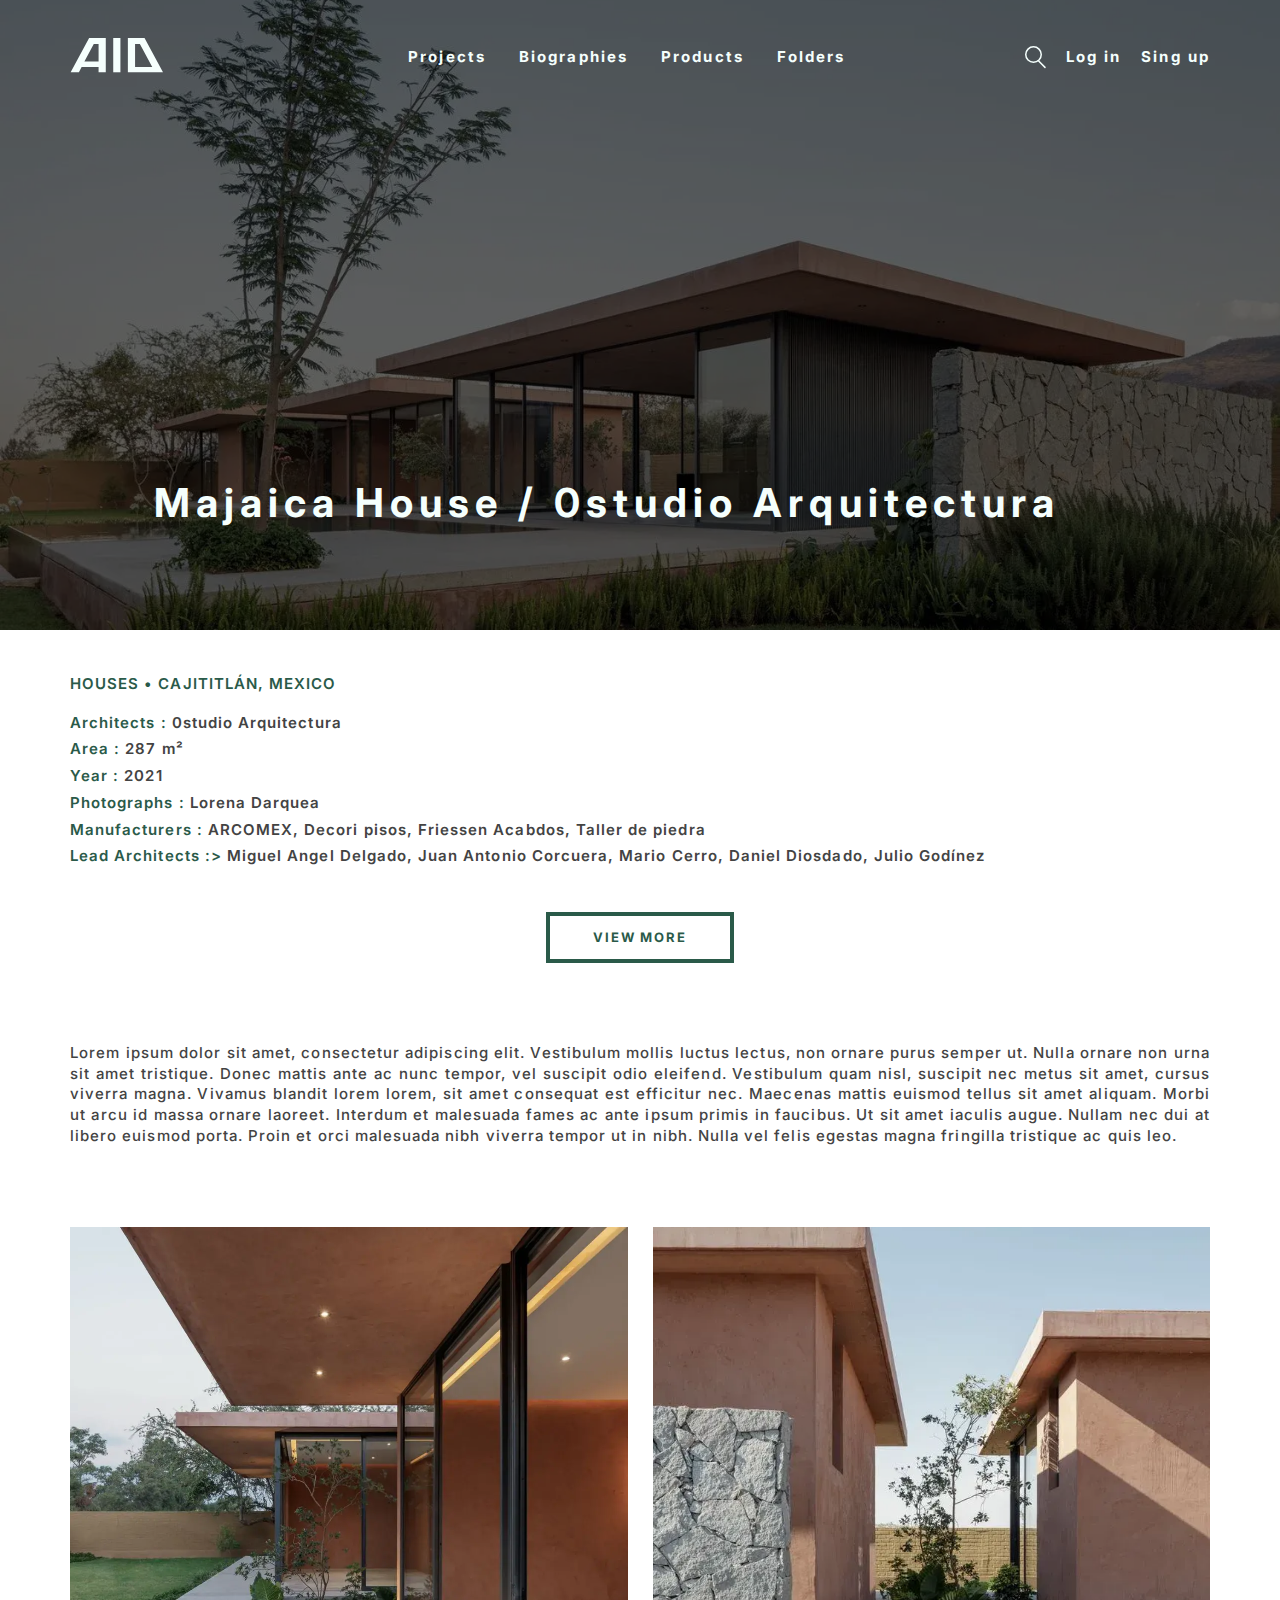
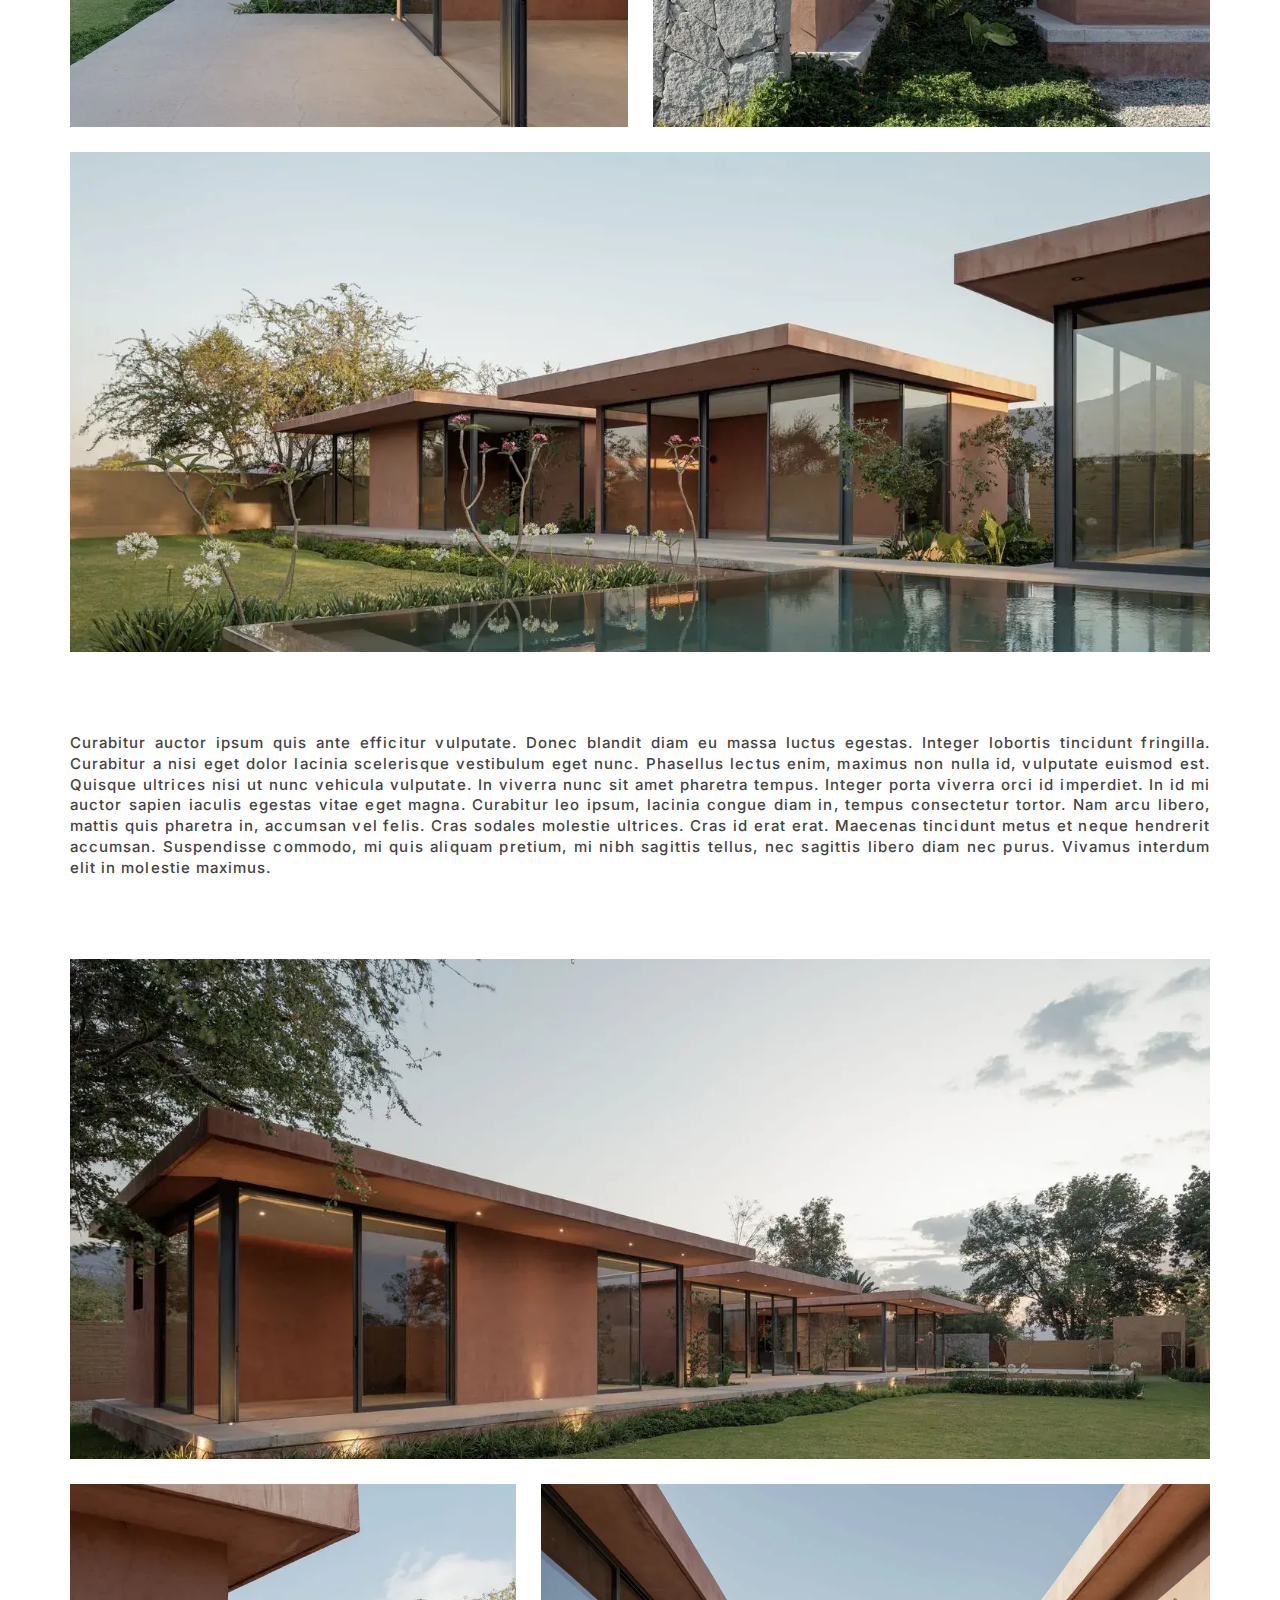
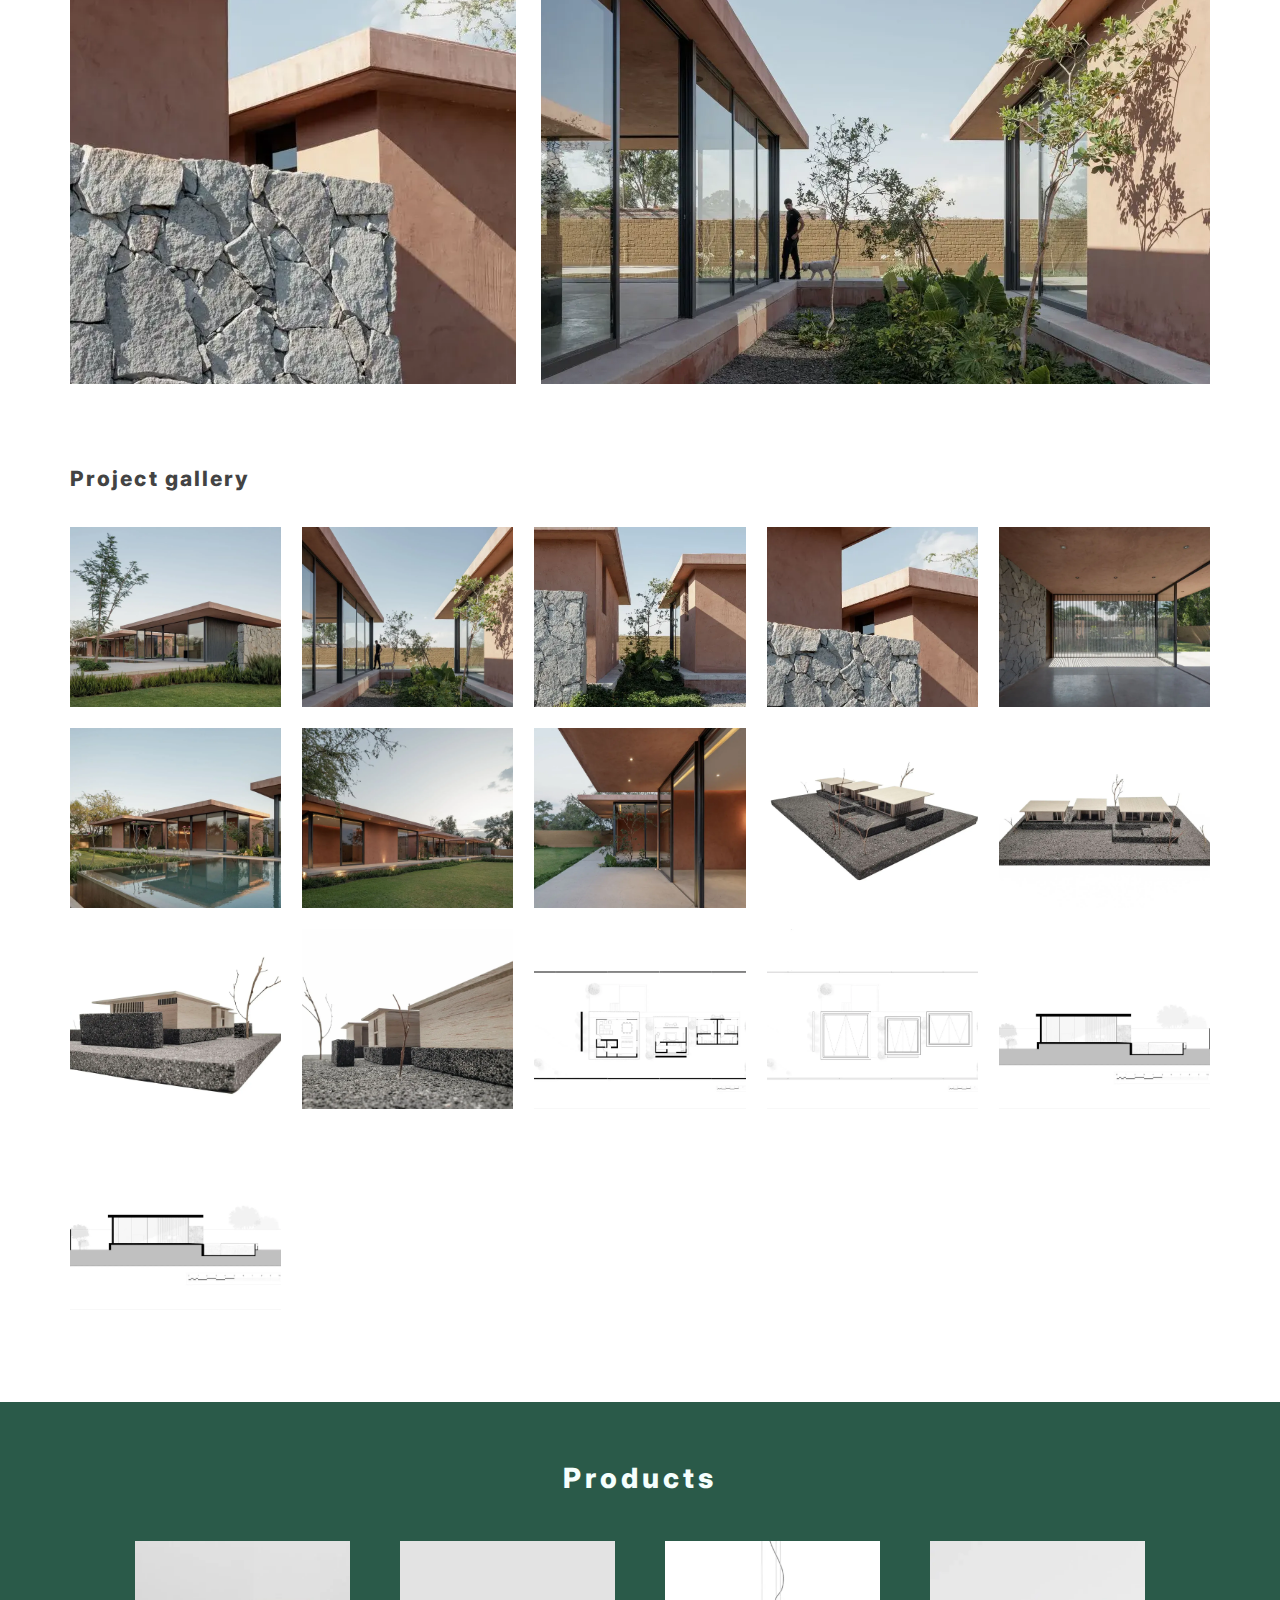
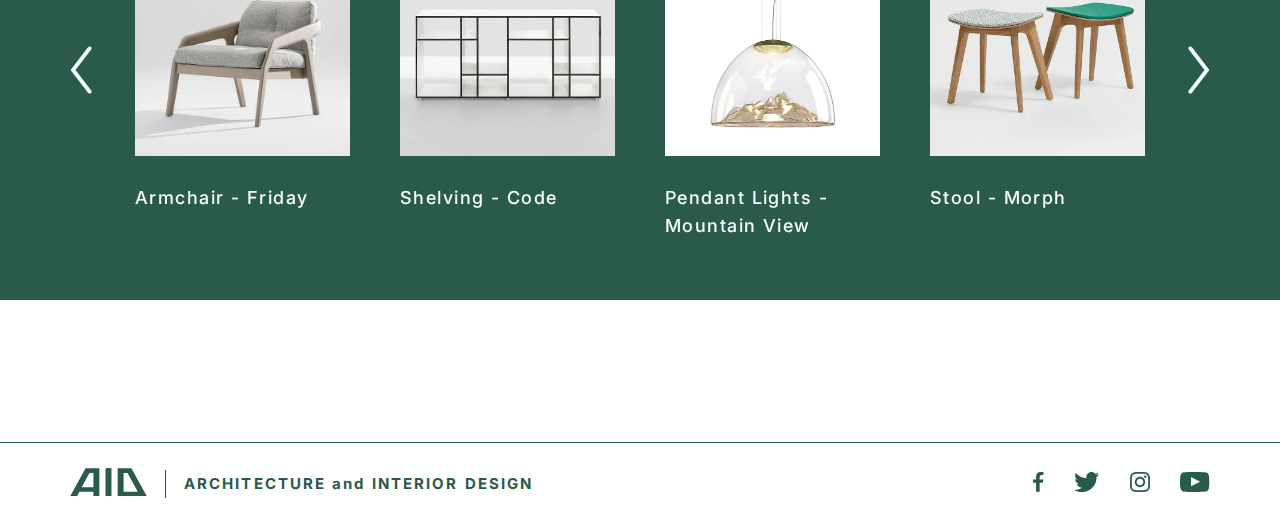
<file: description.html>
<!DOCTYPE html>
<html lang="en">

<head>
    <meta charset="UTF-8">
    <meta http-equiv="X-UA-Compatible" content="IE=edge">
    <meta name="viewport" content="width=device-width, initial-scale=1.0">
    <link href="https://fonts.googleapis.com/css2?family=Inter:wght@500;600;700;800;900&display=swap" rel="stylesheet">
    <link rel="stylesheet" href="https://unicons.iconscout.com/release/v4.0.0/css/line.css">
    <link rel="stylesheet" href="style/main.css">
    <link rel="stylesheet" href="style/slider.css">
    <link rel="stylesheet" href="style/description.css">
    <title>Majaica House / 0studio Arquitectura | AID</title>
</head>

<body>
    <header class="header js-header">
        <div class="header__wrapper">
            <div class="container">
                <div class="header__inner">
                    <a href="index.html" class="header__logo">
                        <img src="img/logo/header-logo.svg" alt="Logo">
                    </a>

                    <nav class="nav">
                        <a href="projects.html" class="nav__link link">Projects</a>
                        <a href="error.html" class="nav__link link">Biographies</a>
                        <a href="error.html" class="nav__link link">Products</a>
                        <a href="error.html" class="nav__link link">Folders</a>
                    </nav>

                    <div class="search-form">
                        <form class="search-form__container" action="#">
                            <img class="search__image" src="img/logo/search.svg" alt="Search">
                            <input class="search-form__input" type="text" placeholder="Search ...">
                            <img class="search__close" src="img/logo/close.svg" alt="Close">
                        </form>
                    </div>

                    <nav class="nav-second">
                        <img class="search__image search__btn image__hide-show" src="img/logo/search.svg" alt="Search">
                        <span class="nav__link link-login">Log in</span>
                        <span class="nav__link link-login">Sing up</span>
                        <div class="submenu">
                            <div class="submenu__burger">
                                <span></span>
                            </div>
                            <nav class="submenu-nav">
                                <a href="projects.html" class="submenu-nav__link">Projects</a>
                                <a href="error.html" class="submenu-nav__link">Biographies</a>
                                <a href="error.html" class="submenu-nav__link">Products</a>
                                <a href="error.html" class="submenu-nav__link">Folders</a>
                                <span class="submenu-nav__link link-login">Log in</span>
                                <span class="submenu-nav__link link-login">Sing up</span>
                            </nav>
                        </div>
                    </nav>
                </div>
            </div>
        </div>
    </header>

    <section class="login">
        <div class="login__wrapper">
            <div class="login__container">
                <div class="login__inner">
                    <img class="login__close" src="img/logo/dark-close.svg" alt="Close">
                    <img class="login__logo" src="img/logo/footer-logo.svg" alt="Logo">
                    <div class="form login__form">
                        <h3 class="form__title">Join AID!</h3>
                        <form class="form__inner" action="#" autofocus>
                            <div class="form__field">
                                <label class="field__name" for="email">Email</label>
                                <input class="field__input" id="email" type="email" placeholder="Enter your email"
                                    required>
                            </div>
                            <div class="form__field">
                                <label class="field__name" for="password">Password</label>
                                <div class="field__item">
                                    <input class="field__input password" id="password" type="password"
                                        placeholder="Enter your password" required>
                                    <i class="field__icon uil uil-eye-slash showHidePw"></i>
                                </div>
                            </div>
                            <input class="form__btn" type="submit" value="LOG IN">
                        </form>

                        <div class="login__alternative">
                            <div class="login__line"></div>
                            <span>OR</span>
                            <div class="login__line"></div>
                        </div>

                        <a href="error.html">
                            <div class="login__btn">Continue with Google</div>
                        </a>
                        <a href="error.html">
                            <div class="login__btn">Continue with Facebook</div>
                        </a>
                        <a href="error.html" class="login__question">Not registered yet? Join</a>
                    </div>
                </div>
            </div>
        </div>
    </section>

    <section class="background js-start">
        <div class="background__image">
            <img src="img/info/info1.webp" alt="Majaica House / 0studio Arquitectura">
        </div>
        <h1 class="background__title">
            Majaica House / 0studio Arquitectura
        </h1>
    </section>

    <section class="parameter">
        <div class="container">
            <div class="parameter__inner">
                <h2 class="parameter__tiltle"> HOUSES • CAJITITLÁN, MEXICO </h2>
                <div class="parameter__content">
                    <p><span>Architects :</span> 0studio Arquitectura</p>
                    <p><span>Area :</span> 287 m²</p>
                    <p><span>Year :</span> 2021</p>
                    <p><span>Photographs :</span> Lorena Darquea</p>
                    <p><span>Manufacturers :</span> ARCOMEX, Decori pisos, Friessen Acabdos, Taller de piedra</p>
                    <p><span>Lead Architects :></span> Miguel Angel Delgado, Juan Antonio Corcuera, Mario Cerro, Daniel
                        Diosdado, Julio Godínez</p>
                </div>
                <div class="parameter__btn">
                    <div class="btn ">VIEW MORE</div>
                </div>
            </div>
        </div>
    </section>

    <section class="info">
        <div class="container container--padding">
            <div class="info__inner">
                <p class="info__text">Lorem ipsum dolor sit amet, consectetur adipiscing elit. Vestibulum mollis luctus
                    lectus, non ornare purus semper ut. Nulla ornare non urna sit amet tristique. Donec mattis ante ac
                    nunc tempor, vel suscipit odio eleifend. Vestibulum quam nisl, suscipit nec metus sit amet, cursus
                    viverra magna. Vivamus blandit lorem lorem, sit amet consequat est efficitur nec. Maecenas mattis
                    euismod tellus sit amet aliquam. Morbi ut arcu id massa ornare laoreet. Interdum et malesuada fames
                    ac ante ipsum primis in faucibus. Ut sit amet iaculis augue. Nullam nec dui at libero euismod porta.
                    Proin et orci malesuada nibh viverra tempor ut in nibh. Nulla vel felis egestas magna fringilla
                    tristique ac quis leo.</p>
                <div class="info__item-first">
                    <img class="item-first__image" data-index="8" src="img/decsription/description8.webp" alt="Majaica House-8">
                    <img class="item-first__image" data-index="3" src="img/decsription/description3.webp" alt="Majaica House-3">
                    <img class="item-first__image" data-index="6" src="img/decsription/description6.webp" alt="Majaica House-6">
                </div>
                <p class="info__text">Curabitur auctor ipsum quis ante efficitur vulputate. Donec blandit diam eu massa
                    luctus egestas. Integer lobortis tincidunt fringilla. Curabitur a nisi eget dolor lacinia
                    scelerisque vestibulum eget nunc. Phasellus lectus enim, maximus non nulla id, vulputate euismod
                    est. Quisque ultrices nisi ut nunc vehicula vulputate. In viverra nunc sit amet pharetra tempus.
                    Integer porta viverra orci id imperdiet. In id mi auctor sapien iaculis egestas vitae eget magna.
                    Curabitur leo ipsum, lacinia congue diam in, tempus consectetur tortor. Nam arcu libero, mattis quis
                    pharetra in, accumsan vel felis. Cras sodales molestie ultrices. Cras id erat erat. Maecenas
                    tincidunt metus et neque hendrerit accumsan. Suspendisse commodo, mi quis aliquam pretium, mi nibh
                    sagittis tellus, nec sagittis libero diam nec purus. Vivamus interdum elit in molestie maximus.</p>
                <div class="info__item-second">
                    <img class="item-second__image" data-index="7" src="img/decsription/description7.webp" alt="Majaica House-7">
                    <img class="item-second__image" data-index="4" src="img/decsription/description4.webp" alt="Majaica House-4">
                    <img class="item-second__image" data-index="2" src="img/decsription/description2.webp" alt="Majaica House-2">
                </div>
                <div class="info__gallery">
                    <h3>Project gallery</h3>
                    <div class="gallery__container ">
                        <div class="gallery__item" data-index="1">
                            <img src="img/info/info1.webp" alt="Majaica House / 0studio Arquitectura">
                        </div>
                        <div class="gallery__item" data-index="2">
                            <img src="img/decsription/description2.webp" alt="Majaica House-2">
                        </div>
                        <div class="gallery__item" data-index="3">
                            <img src="img/decsription/description3.webp" alt="Majaica House-3">
                        </div>
                        <div class="gallery__item" data-index="4">
                            <img src="img/decsription/description4.webp" alt="Majaica House-4">
                        </div>
                        <div class="gallery__item" data-index="5">
                            <img src="img/decsription/description5.webp" alt="Majaica House-5">
                        </div>
                        <div class="gallery__item" data-index="6">
                            <img src="img/decsription/description6.webp" alt="Majaica House-6">
                        </div>
                        <div class="gallery__item" data-index="7">
                            <img src="img/decsription/description7.webp" alt="Majaica House-7">
                        </div>
                        <div class="gallery__item" data-index="8">
                            <img src="img/decsription/description8.webp" alt="Majaica House-8">
                        </div>
                        <div class="gallery__item" data-index="9">
                            <img src="img/decsription/description9.webp" alt="Majaica House-9">
                        </div>
                        <div class="gallery__item" data-index="10">
                            <img src="img/decsription/description10.webp" alt="Majaica House-10">
                        </div>
                        <div class="gallery__item" data-index="11">
                            <img src="img/decsription/description11.webp" alt="Majaica House-11">
                        </div>
                        <div class="gallery__item" data-index="12">
                            <img src="img/decsription/description12.webp" alt="Majaica House-12">
                        </div>
                        <div class="gallery__item" data-index="13">
                            <img src="img/decsription/description13.webp" alt="Majaica House-13">
                        </div>
                        <div class="gallery__item" data-index="14">
                            <img src="img/decsription/description14.webp" alt="Majaica House-14">
                        </div>
                        <div class="gallery__item" data-index="15">
                            <img src="img/decsription/description15.webp" alt="Majaica House-15">
                        </div>
                        <div class="gallery__item" data-index="16">
                            <img src="img/decsription/description15.webp" alt="Majaica House-16">
                        </div>
                    </div>
                </div>
            </div>
        </div>
    </section>

    

    <section class="products-slider">
        <h3 class="products-slider__title">Products</h3>
        <div class="slider">
            <div class="slider__item">
                <a href="projects.html" class="products-slider__content">
                    <div class="products-slider__picture">
                        <img src="img/products/scroll-product1.webp" alt="Armchair - Friday">
                    </div>
                    <div class="products-slider__subtitle"> Armchair - Friday</div>
                </a>
            </div>
            <div class="slider__item">
                <a href="projects.html" class="products-slider__content">
                    <div class="products-slider__picture">
                        <img src="img/products/scroll-product2.webp" alt="Shelving - Code">
                    </div>
                    <div class="products-slider__subtitle"> Shelving - Code</div>
                </a>
            </div>
            <div class="slider__item">
                <a href="projects.html" class="products-slider__content">
                    <div class="products-slider__picture">
                        <img src="img/products/scroll-product3.webp" alt="Pendant Lights - Mountain View">
                    </div>
                    <div class="products-slider__subtitle"> Pendant Lights - Mountain View</div>
                </a>
            </div>
            <div class="slider__item">
                <a href="projects.html" class="products-slider__content">
                    <div class="products-slider__picture">
                        <img src="img/products/scroll-product4.webp" alt="Stool - Morph">
                    </div>
                    <div class="products-slider__subtitle"> Stool - Morph</div>
                </a>
            </div>
            <div class="slider__item">
                <div class="products-slider__content">
                    <div class="products-slider__picture">
                        <img src="img/products/scroll-product5.webp" alt="Outdoor Coffee Table - Tobi-Ishi">
                    </div>
                    <div class="products-slider__subtitle"> Outdoor Coffee Table - Tobi-Ishi </div>
                </div>
            </div>
            <div class="slider__item">
                <a href="projects.html" class="products-slider__content">
                    <div class="products-slider__picture">
                        <img src="img/products/scroll-product6.webp" alt="Pendant Lights - Aura Sospensione">
                    </div>
                    <div class="products-slider__subtitle"> Pendant Lights - Aura Sospensione </div>
                </a>
            </div>
            <div class="slider__item">
                <a href="projects.html" class="products-slider__content">
                    <div class="products-slider__picture">
                        <img src="img/products/scroll-product7.webp" alt="Footrest - Friday Pouf">
                    </div>
                    <div class="products-slider__subtitle"> Footrest - Friday Pouf </div>
                </a>
            </div>
            <div class="slider__item">
                <a href="projects.html" class="products-slider__content">
                    <div class="products-slider__picture">
                        <img src="img/products/scroll-product8.webp" alt="Night Table - Nightstand">
                    </div>
                    <div class="products-slider__subtitle"> Night Table - Nightstand </div>
                </a>
            </div>
        </div>
    </section>
    

    <footer class="footer">
        <div class="container">
            <div class="footer__inner">
                <div class="footer__logo-name">
                    <a href="#" class="footer__logo">
                        <img src="img/logo/footer-logo.svg" alt="">
                    </a>
                    <div class="footer__line"></div>
                    <p class="footer__title">
                        ARCHITECTURE and INTERIOR DESIGN
                    </p>
                </div>

                <div class="footer__contacts">
                    <a href="#" class="contact">
                        <img src="img/logo/facebook.svg" alt="Facebook">
                    </a>
                    <a href="#" class="contact">
                        <img src="img/logo/twitter.svg" alt="Twitter">
                    </a>
                    <a href="#" class="contact">
                        <img src="img/logo/instagram.svg" alt="Instagram">
                    </a>
                    <a href="#" class="contact">
                        <img src="img/logo/youtube.svg" alt="Youtube">
                    </a>
                </div>
            </div>
        </div>
    </footer>


    <script src="https://code.jquery.com/jquery-3.6.1.min.js"></script>
    <script src="js/slick.min.js"></script>
    <script src="js/script.js"></script>
</body>

</html>
</file>
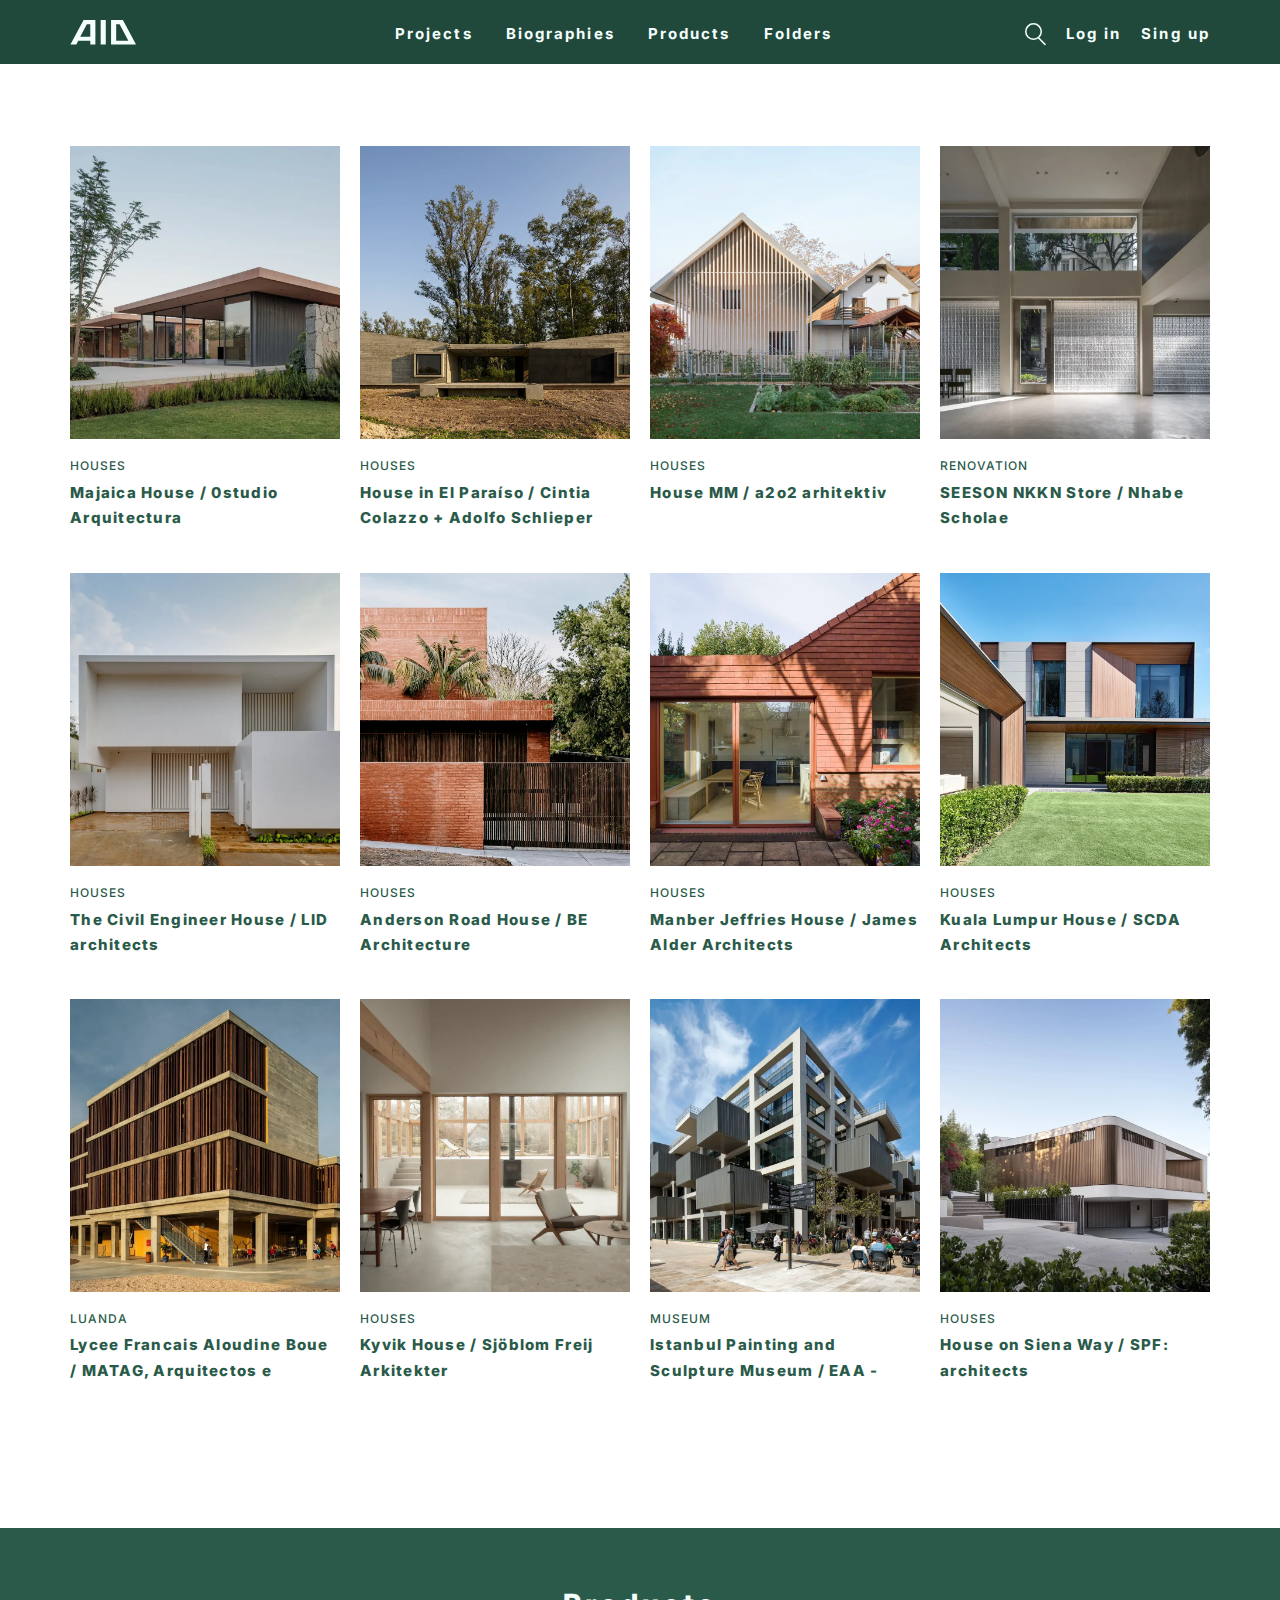
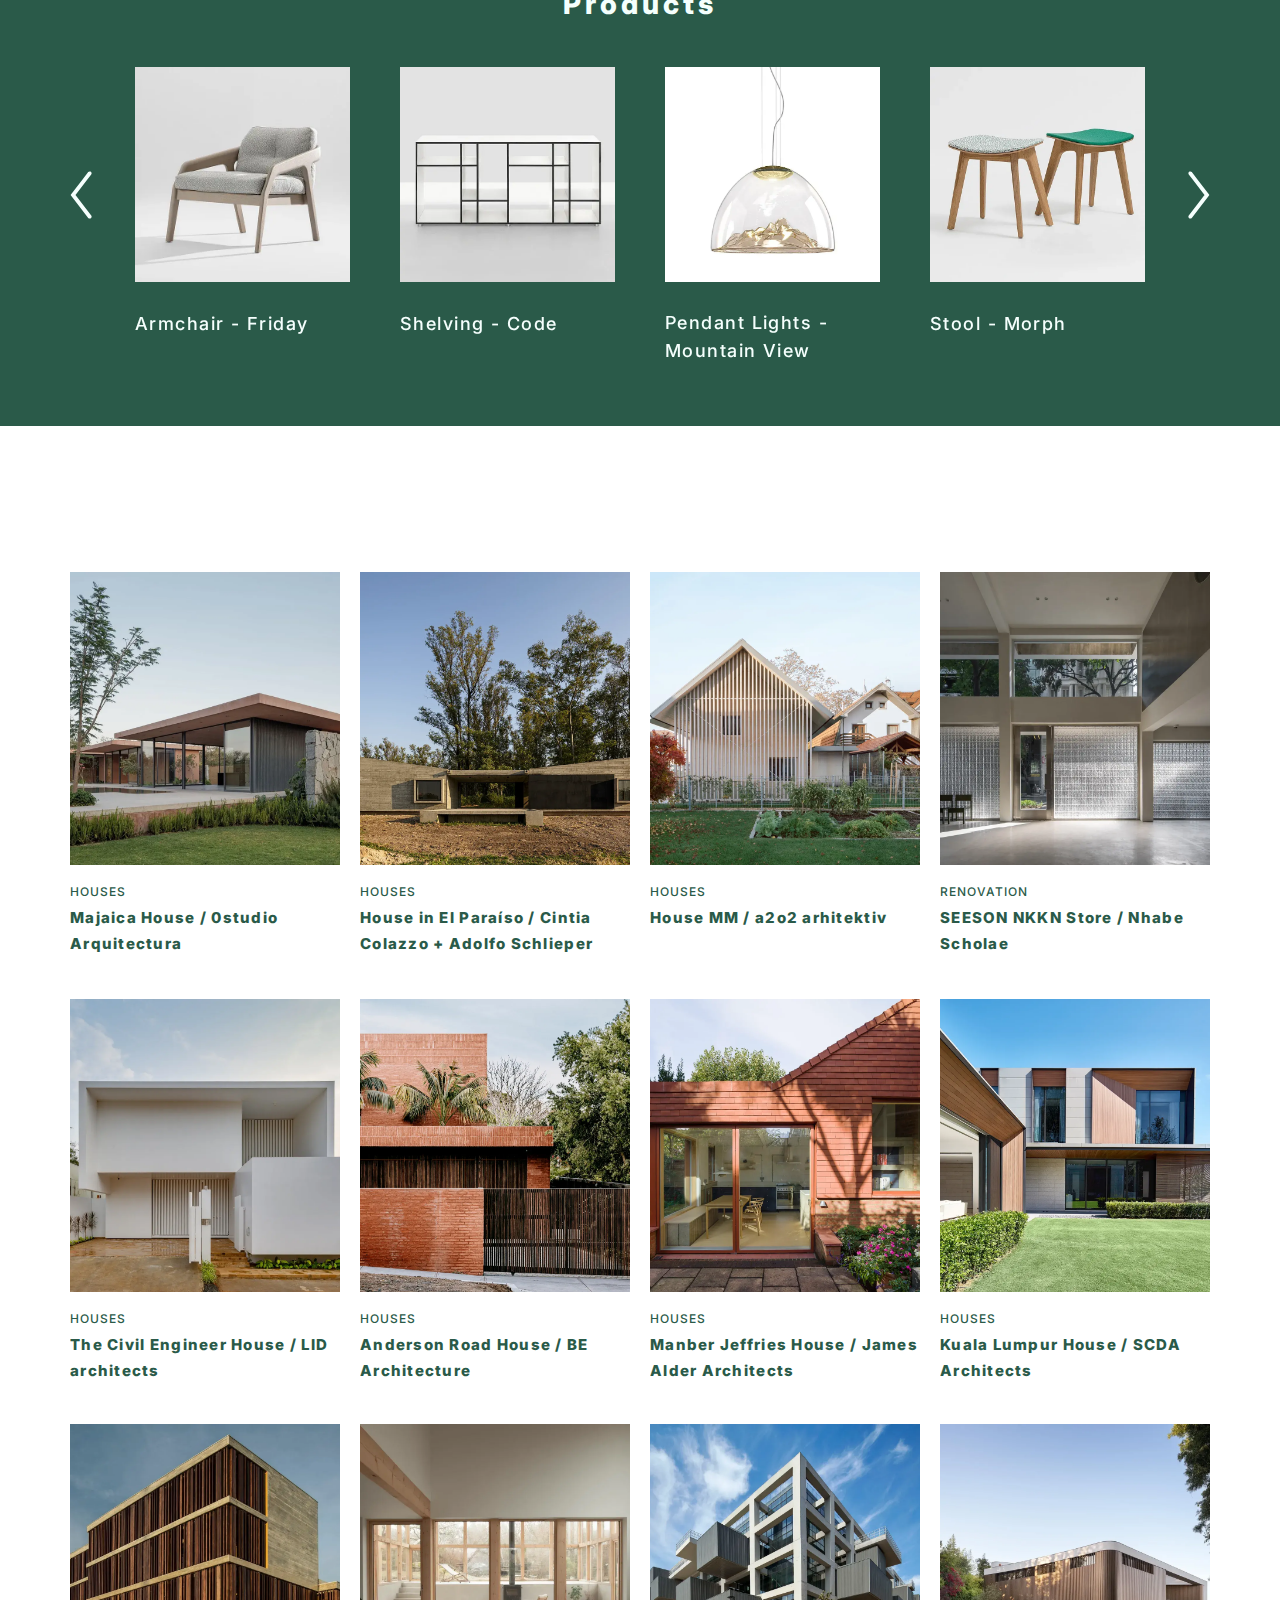
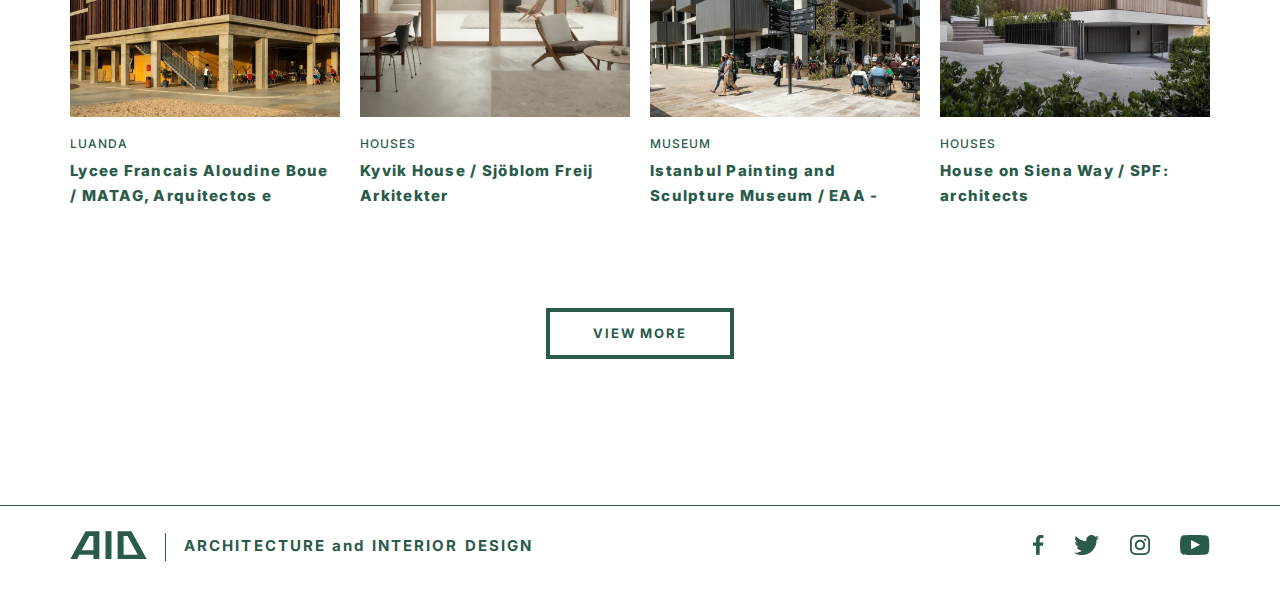
<file: projects.html>
<!DOCTYPE html>
<html lang="en">

<head>
    <meta charset="UTF-8">
    <meta http-equiv="X-UA-Compatible" content="IE=edge">
    <meta name="viewport" content="width=device-width, initial-scale=1.0">
    <link href="https://fonts.googleapis.com/css2?family=Inter:wght@500;700;800;900&display=swap" rel="stylesheet">
    <link rel="stylesheet" href="https://unicons.iconscout.com/release/v4.0.0/css/line.css">
    <link rel="stylesheet" href="style/main.css">
    <link rel="stylesheet" href="style/slider.css">
    <link rel="stylesheet" href="style/projects.css">
    <title>Architecture Projects | AID</title>
</head>

<body>
    <header class="header js-header">
        <div class="header__wrapper">
            <div class="container">
                <div class="header__inner">
                    <a href="index.html" class="header__logo">
                        <img src="img/logo/header-logo.svg" alt="Logo">
                    </a>

                    <nav class="nav">
                        <a href="projects.html" class="nav__link link">Projects</a>
                        <a href="error.html" class="nav__link link">Biographies</a>
                        <a href="error.html" class="nav__link link">Products</a>
                        <a href="error.html" class="nav__link link">Folders</a>
                    </nav>

                    <div class="search-form">
                        <form class="search-form__container" action="#">
                            <img class="search__image" src="img/logo/search.svg" alt="Search">
                            <input class="search-form__input" type="text" placeholder="Search ...">
                            <img class="search__close" src="img/logo/close.svg" alt="Close">
                        </form>
                    </div>

                    <nav class="nav-second">
                        <img class="search__image search__btn image__hide-show" src="img/logo/search.svg" alt="Search">
                        <span class="nav__link link-login">Log in</span>
                        <span class="nav__link link-login">Sing up</span>
                        <div class="submenu">
                            <div class="submenu__burger">
                                <span></span>
                            </div>
                            <nav class="submenu-nav">
                                <a href="projects.html" class="submenu-nav__link">Projects</a>
                                <a href="error.html" class="submenu-nav__link">Biographies</a>
                                <a href="error.html" class="submenu-nav__link">Products</a>
                                <a href="error.html" class="submenu-nav__link">Folders</a>
                                <span class="submenu-nav__link link-login">Log in</span>
                                <span class="submenu-nav__link link-login">Sing up</span>
                            </nav>
                        </div>
                    </nav>
                </div>
            </div>
        </div>
    </header>

    <section class="login">
        <div class="login__wrapper">
            <div class="login__container">
                <div class="login__inner">
                    <img class="login__close" src="img/logo/dark-close.svg" alt="Search">
                    <img class="login__logo" src="img/logo/footer-logo.svg" alt="Logo">
                    <div class="form login__form">
                        <h3 class="form__title">Join AID!</h3>
                        <form class="form__inner" action="#" autofocus>
                            <div class="form__field">
                                <label class="field__name" for="email">Email</label>
                                <input class="field__input" id="email" type="email" placeholder="Enter your email"
                                    required>
                            </div>
                            <div class="form__field">
                                <label class="field__name" for="password">Password</label>
                                <div class="field__item">
                                    <input class="field__input password" id="password" type="password"
                                        placeholder="Enter your password" required>
                                    <i class="field__icon uil uil-eye-slash showHidePw"></i>
                                </div>
                            </div>
                            <input class="form__btn" type="submit" value="LOG IN">
                        </form>

                        <div class="login__alternative">
                            <div class="login__line"></div>
                            <span>OR</span>
                            <div class="login__line"></div>
                        </div>

                        <a href="error.html">
                            <div class="login__btn">Continue with Google</div>
                        </a>
                        <a href="error.html">
                            <div class="login__btn">Continue with Facebook</div>
                        </a>
                        <a href="error.html" class="login__question">Not registered yet? Join</a>
                    </div>
                </div>
            </div>
        </div>
    </section>

    <section class="info js-start">
        <div class="container">
            <div class="info__inner">
                <a href="description.html" class="item-card">
                    <div class="item-card__picture">
                        <img class="picture" src="img/info/info1.webp" alt="Majaica House / 0studio Arquitectura">
                    </div>
                    <div class="item-card__content">
                        <span class="item-card__category">HOUSES</span>
                        <h2 class="item-card__title"> Majaica House / 0studio Arquitectura </h2>
                    </div>
                </a>
                <a href="description.html" class="item-card">
                    <div class="item-card__picture">
                        <img class="picture" src="img/info/info2.webp"
                            alt="House in El Paraíso / Cintia Colazzo + Adolfo Schlieper Arquitectos">
                    </div>
                    <div class="item-card__content">
                        <span class="item-card__category">HOUSES</span>
                        <h2 class="item-card__title"> House in El Paraíso / Cintia Colazzo + Adolfo Schlieper
                            Arquitectos </h2>
                    </div>
                </a>
                <a href="description.html"  class="item-card">
                    <div class="item-card__picture">
                        <img class="picture" src="img/info/info3.webp" alt="House MM / a2o2 arhitektiv">
                    </div>
                    <div class="item-card__content">
                        <span class="item-card__category">HOUSES</span>
                        <h2 class="item-card__title"> House MM / a2o2 arhitektiv </h2>
                    </div>
                </a>
                <a href="description.html"  class="item-card">
                    <div class="item-card__picture">
                        <img class="picture" src="img/info/info4.webp" alt="SEESON NKKN Store / Nhabe Scholae">
                    </div>
                    <div class="item-card__content">
                        <span class="item-card__category"> RENOVATION </span>
                        <h2 class="item-card__title"> SEESON NKKN Store / Nhabe Scholae </h2>
                    </div>
                </a>
                <a href="description.html"  class="item-card">
                    <div class="item-card__picture">
                        <img class="picture" src="img/info/info5.webp" alt="The Civil Engineer House / LID architects">
                    </div>
                    <div class="item-card__content">
                        <span class="item-card__category">HOUSES</span>
                        <h2 class="item-card__title"> The Civil Engineer House / LID architects </h2>
                    </div>
                </a>
                <a href="description.html"  class="item-card">
                    <div class="item-card__picture">
                        <img class="picture" src="img/info/info6.webp" alt="Anderson Road House / BE Architecture">
                    </div>
                    <div class="item-card__content">
                        <span class="item-card__category">HOUSES</span>
                        <h2 class="item-card__title"> Anderson Road House / BE Architecture </h2>
                    </div>
                </a>
                <a href="description.html"  class="item-card">
                    <div class="item-card__picture">
                        <img class="picture" src="img/info/info7.webp"
                            alt="Manber Jeffries House / James Alder Architects">
                    </div>
                    <div class="item-card__content">
                        <span class="item-card__category">HOUSES</span>
                        <h2 class="item-card__title"> Manber Jeffries House / James Alder Architects </h2>
                    </div>
                </a>
                <a href="description.html"  class="item-card">
                    <div class="item-card__picture">
                        <img class="picture" src="img/info/info8.webp" alt="Kuala Lumpur House / SCDA Architects">
                    </div>
                    <div class="item-card__content">
                        <span class="item-card__category">HOUSES</span>
                        <h2 class="item-card__title"> Kuala Lumpur House / SCDA Architects </h2>
                    </div>
                </a>
                <a href="description.html"  class="item-card">
                    <div class="item-card__picture">
                        <img class="picture" src="img/info/info9.webp"
                            alt="Lycee Francais Aloudine Boue / MATAG, Arquitectos e associados + Martin Duplantier Architectes">
                    </div>
                    <div class="item-card__content">
                        <span class="item-card__category">LUANDA</span>
                        <h2 class="item-card__title"> Lycee Francais Aloudine Boue / MATAG, Arquitectos e
                                associados + Martin Duplantier Architectes </h2>
                    </div>
                </a>
                <a href="description.html"  class="item-card">
                    <div class="item-card__picture">
                        <img class="picture" src="img/info/info10.webp" alt="Kyvik House / Sjöblom Freij Arkitekter">
                    </div>
                    <div class="item-card__content">
                        <span class="item-card__category">HOUSES</span>
                        <h2 class="item-card__title"> Kyvik House / Sjöblom Freij Arkitekter </h2>
                    </div>
                </a>
                <a href="description.html"  class="item-card">
                    <div class="item-card__picture">
                        <img class="picture" src="img/info/info11.webp"
                            alt="Istanbul Painting and Sculpture Museum / EAA - Emre Arolat Architecture">
                    </div>
                    <div class="item-card__content">
                        <span class="item-card__category">MUSEUM</span>
                        <h2 class="item-card__title"> Istanbul Painting and Sculpture Museum / EAA - Emre Arolat
                                Architecture </h2>
                    </div>
                </a>
                <a href="description.html"  class="item-card">
                    <div class="item-card__picture">
                        <img class="picture" src="img/info/info12.webp" alt="SEESON NKKN Store / Nhabe Scholae">
                    </div>
                    <div class="item-card__content">
                        <span class="item-card__category">HOUSES</span>
                        <h2 class="item-card__title"> House on Siena Way / SPF: architects </h2>
                    </div>
                </a>
            </div>
        </div>
    </section>

    <section class="products-slider">
        <h1 class="products-slider__title">Products</h1>
        <div class="slider">
            <div class="slider__item">
                <a href="projects.html" class="products-slider__content">
                    <div class="products-slider__picture">
                        <img src="img/products/scroll-product1.webp" alt="Armchair - Friday">
                    </div>
                    <div class="products-slider__subtitle"> Armchair - Friday</div>
                </a>
            </div>
            <div class="slider__item">
                <a href="projects.html" class="products-slider__content">
                    <div class="products-slider__picture">
                        <img src="img/products/scroll-product2.webp" alt="Shelving - Code">
                    </div>
                    <div class="products-slider__subtitle"> Shelving - Code</div>
                </a>
            </div>
            <div class="slider__item">
                <a href="projects.html" class="products-slider__content">
                    <div class="products-slider__picture">
                        <img src="img/products/scroll-product3.webp" alt="Pendant Lights - Mountain View">
                    </div>
                    <div class="products-slider__subtitle"> Pendant Lights - Mountain View</div>
                </a>
            </div>
            <div class="slider__item">
                <a href="projects.html" class="products-slider__content">
                    <div class="products-slider__picture">
                        <img src="img/products/scroll-product4.webp" alt="Stool - Morph">
                    </div>
                    <div class="products-slider__subtitle"> Stool - Morph</div>
                </a>
            </div>
            <div class="slider__item">
                <div class="products-slider__content">
                    <div class="products-slider__picture">
                        <img src="img/products/scroll-product5.webp" alt="Outdoor Coffee Table - Tobi-Ishi">
                    </div>
                    <div class="products-slider__subtitle"> Outdoor Coffee Table - Tobi-Ishi </div>
                </div>
            </div>
            <div class="slider__item">
                <a href="projects.html" class="products-slider__content">
                    <div class="products-slider__picture">
                        <img src="img/products/scroll-product6.webp" alt="Pendant Lights - Aura Sospensione">
                    </div>
                    <div class="products-slider__subtitle"> Pendant Lights - Aura Sospensione </div>
                </a>
            </div>
            <div class="slider__item">
                <a href="projects.html" class="products-slider__content">
                    <div class="products-slider__picture">
                        <img src="img/products/scroll-product7.webp" alt="Footrest - Friday Pouf">
                    </div>
                    <div class="products-slider__subtitle"> Footrest - Friday Pouf </div>
                </a>
            </div>
            <div class="slider__item">
                <a href="projects.html" class="products-slider__content">
                    <div class="products-slider__picture">
                        <img src="img/products/scroll-product8.webp" alt="Night Table - Nightstand">
                    </div>
                    <div class="products-slider__subtitle"> Night Table - Nightstand </div>
                </a>
            </div>
        </div>
    </section>

    <section class="info">
        <div class="container">
            <div class="info__inner">
                <a href="description.html" class="item-card">
                    <div class="item-card__picture">
                        <img class="picture" src="img/info/info1.webp" alt="Majaica House / 0studio Arquitectura">
                    </div>
                    <div class="item-card__content">
                        <span class="item-card__category">HOUSES</span>
                        <h2 class="item-card__title"> Majaica House / 0studio Arquitectura </h2>
                    </div>
                </a>
                <a href="description.html" class="item-card">
                    <div class="item-card__picture">
                        <img class="picture" src="img/info/info2.webp"
                            alt="House in El Paraíso / Cintia Colazzo + Adolfo Schlieper Arquitectos">
                    </div>
                    <div class="item-card__content">
                        <span class="item-card__category">HOUSES</span>
                        <h2 class="item-card__title"> House in El Paraíso / Cintia Colazzo + Adolfo Schlieper
                            Arquitectos </h2>
                    </div>
                </a>
                <a href="description.html"  class="item-card">
                    <div class="item-card__picture">
                        <img class="picture" src="img/info/info3.webp" alt="House MM / a2o2 arhitektiv">
                    </div>
                    <div class="item-card__content">
                        <span class="item-card__category">HOUSES</span>
                        <h2 class="item-card__title"> House MM / a2o2 arhitektiv </h2>
                    </div>
                </a>
                <a href="description.html"  class="item-card">
                    <div class="item-card__picture">
                        <img class="picture" src="img/info/info4.webp" alt="SEESON NKKN Store / Nhabe Scholae">
                    </div>
                    <div class="item-card__content">
                        <span class="item-card__category"> RENOVATION </span>
                        <h2 class="item-card__title"> SEESON NKKN Store / Nhabe Scholae </h2>
                    </div>
                </a>
                <a href="description.html"  class="item-card">
                    <div class="item-card__picture">
                        <img class="picture" src="img/info/info5.webp" alt="The Civil Engineer House / LID architects">
                    </div>
                    <div class="item-card__content">
                        <span class="item-card__category">HOUSES</span>
                        <h2 class="item-card__title"> The Civil Engineer House / LID architects </h2>
                    </div>
                </a>
                <a href="description.html"  class="item-card">
                    <div class="item-card__picture">
                        <img class="picture" src="img/info/info6.webp" alt="Anderson Road House / BE Architecture">
                    </div>
                    <div class="item-card__content">
                        <span class="item-card__category">HOUSES</span>
                        <h2 class="item-card__title"> Anderson Road House / BE Architecture </h2>
                    </div>
                </a>
                <a href="description.html"  class="item-card">
                    <div class="item-card__picture">
                        <img class="picture" src="img/info/info7.webp"
                            alt="Manber Jeffries House / James Alder Architects">
                    </div>
                    <div class="item-card__content">
                        <span class="item-card__category">HOUSES</span>
                        <h2 class="item-card__title"> Manber Jeffries House / James Alder Architects </h2>
                    </div>
                </a>
                <a href="description.html"  class="item-card">
                    <div class="item-card__picture">
                        <img class="picture" src="img/info/info8.webp" alt="Kuala Lumpur House / SCDA Architects">
                    </div>
                    <div class="item-card__content">
                        <span class="item-card__category">HOUSES</span>
                        <h2 class="item-card__title"> Kuala Lumpur House / SCDA Architects </h2>
                    </div>
                </a>
                <a href="description.html"  class="item-card">
                    <div class="item-card__picture">
                        <img class="picture" src="img/info/info9.webp"
                            alt="Lycee Francais Aloudine Boue / MATAG, Arquitectos e associados + Martin Duplantier Architectes">
                    </div>
                    <div class="item-card__content">
                        <span class="item-card__category">LUANDA</span>
                        <h2 class="item-card__title"> Lycee Francais Aloudine Boue / MATAG, Arquitectos e
                                associados + Martin Duplantier Architectes </h2>
                    </div>
                </a>
                <a href="description.html"  class="item-card">
                    <div class="item-card__picture">
                        <img class="picture" src="img/info/info10.webp" alt="Kyvik House / Sjöblom Freij Arkitekter">
                    </div>
                    <div class="item-card__content">
                        <span class="item-card__category">HOUSES</span>
                        <h2 class="item-card__title"> Kyvik House / Sjöblom Freij Arkitekter </h2>
                    </div>
                </a>
                <a href="description.html"  class="item-card">
                    <div class="item-card__picture">
                        <img class="picture" src="img/info/info11.webp"
                            alt="Istanbul Painting and Sculpture Museum / EAA - Emre Arolat Architecture">
                    </div>
                    <div class="item-card__content">
                        <span class="item-card__category">MUSEUM</span>
                        <h2 class="item-card__title"> Istanbul Painting and Sculpture Museum / EAA - Emre Arolat
                                Architecture </h2>
                    </div>
                </a>
                <a href="description.html"  class="item-card">
                    <div class="item-card__picture">
                        <img class="picture" src="img/info/info12.webp" alt="SEESON NKKN Store / Nhabe Scholae">
                    </div>
                    <div class="item-card__content">
                        <span class="item-card__category">HOUSES</span>
                        <h2 class="item-card__title"> House on Siena Way / SPF: architects </h2>
                    </div>
                </a>
            </div>
            <div class="info__btn">
                <div class="btn ">VIEW MORE</div>
            </div>
        </div>
    </section>


    <footer class="footer">
        <div class="container">
            <div class="footer__inner">
                <div class="footer__logo-name">
                    <a href="#" class="footer__logo">
                        <img src="img/logo/footer-logo.svg" alt="Logo">
                    </a>
                    <div class="footer__line"></div>
                    <p class="footer__title">
                        ARCHITECTURE and INTERIOR DESIGN
                    </p>
                </div>

                <div class="footer__contacts">
                    <a href="#" class="contact">
                        <img src="img/logo/facebook.svg" alt="Facebook">
                    </a>
                    <a href="#" class="contact">
                        <img src="img/logo/twitter.svg" alt="Twitter">
                    </a>
                    <a href="#" class="contact">
                        <img src="img/logo/instagram.svg" alt="Instagram">
                    </a>
                    <a href="#" class="contact">
                        <img src="img/logo/youtube.svg" alt="Youtube">
                    </a>
                </div>
            </div>
        </div>
    </footer>


    <script src="https://code.jquery.com/jquery-3.6.1.min.js"></script>
    <script src="js/slick.min.js"></script>
    <script src="js/script.js"></script>
</body>

</html>
</file>
<file: style/main.css>
*,
*:before,
*:after {
    box-sizing: border-box;
    margin: 0;
    padding: 0;
    border: 0;
}

a {
    text-decoration: none;
    color: #F5FFFD;
}

body {
    font-family: 'Inter';
}

body.lock, body.block {
    overflow: hidden;
}

.container {
    max-width: 1200px;
    margin: 0 auto;
    padding: 0 30px;
    overflow: hidden;
}

.header {
    transition: 0.4s top ;
}

.header--fixed__show {
    position: fixed;
    top: 0;
    left: 0;
    width: 100%;
    z-index: 10;
    transition: all 0.6s ease 0s;
    opacity: 1;
    transition-duration: 0.6s;
}

.header--fixed__hide {
    opacity: 0;
}

.header--fixed__show .header__wrapper{
    background: #20493b;
}

.header--fixed__show .header__inner{
    padding: 20px 0 15px;
}

.header--fixed__show .header__logo img{
    height: 25px;
}

.header__wrapper{
    position: absolute;
    top: 0;
    right: 0;
    left: 0;
    z-index: 5;
    width: 100%;
}

.header__inner{
    position: relative;
    display: flex;
    justify-content: space-between;
    align-items: center;
    padding: 38px 0 25px;
    gap: 20px;
}


.nav {
    display: flex;
    gap: 33px;
    margin-left: 66px;
    transform: scale(1);
    z-index: 5;
}

.nav-second {
    display: flex;
    align-items: center;
    gap: 20px;
}

.nav__link {
    font-weight: 700;
    font-size: 15px;
    line-height: 138.02%;
    letter-spacing: 0.14em;
    white-space: nowrap;
    color: #F5FFFD;
    cursor: pointer;
}

.nav__link::before {
    content: '';
    position: absolute;
    bottom: -2px;
    width: 100%;
    height: 2px;
    background: #F5FFFD;
    opacity: 0;
    transform: scaleX(0);
    transition: all 0.5s ease-in-out;
    transform-origin: left;
}

.nav__link:hover::before {
    opacity: 1;
    transform: scaleX(1);
    transform-origin: right;
}

.header__logo.hide{
    transform: scale(0);
    transition: 0.5s;
    transition-delay: 0.8s;
}

.header__logo, .link, .link-login, .search__btn{
    transition: 1s;
    transform: scale(1);
}

.link.hide, .link-login.hide, .search__btn.hide{
    transition: 0.5s;
    transform: scale(0);
}

.link.hide:nth-child(1) {
    transition-delay: 0.7s;
}

.link.hide:nth-child(2) {
    transition-delay: 0.6s;
}

.link.hide:nth-child(3) {
    transition-delay: 0.5s;
}

.link.hide:nth-child(4) {
    transition-delay: 0.4s;
}

.search__btn.hide {
    transition-delay: 0.3s;
}

.link-login.hide:nth-child(1) {
    transition-delay: 0.2s;
}

.link-login.hide:nth-child(2) {
    transition-delay: 0.1s;
}

.search__image {
    display: flex;
    align-self: center;
    cursor: pointer;
}

.search__close {
    width: 13px;
    cursor: pointer;
}

.search-form {
    position: absolute; 
    width: 100%;
    z-index: 7;
    visibility: hidden;
    transition: 0.4s;
    transform: translateX(100%);
}

.search-form__container {
    width: 100%;
    display: flex;
    align-items: center;
    gap: 15px;
}

.search-form.active {
    display: flex;
    visibility: visible;
    transition: 2s;
    transform: translateX(0);
}

.search-form__input {
    width: 100%;
    background: transparent;
    color: #F5FFFD;
    border: none;
    outline: none;
    font-size: 16px;
}

.search-form__input::placeholder {
    color: #F5FFFD;
    opacity: 0.8;
}

.submenu {
    display: none;
}

.submenu__burger.hide {
    transition: 0.5s;
    transform: scale(0);
    transition-delay: 0.1s;
}

.login {
    display: none;
}

.login.active {
    width: 100%;
    height: 100vh;
    background: rgba(00, 00, 00, 0.8);
    position: fixed;
    top: 0;
    left: 0;
    display: flex;
    justify-content: center;
    align-items: center;
    transition: all 0.3s ease 0s;
    overflow: auto;
    z-index: 20;
}

.login__wrapper{
    background: #F5FFFD;
    max-width: 405px;
    width: 100%;
    min-height: 581px;
    display: flex;
    justify-content: center;
    align-items: center;
    text-align: center;
    padding: 23px 30px 48px;
}

.login__container {
    max-width: 336px;
    width: 100%;
}

.login__inner {
    display: flex;
    flex-direction: column;
}

.login__close {
    margin-bottom: 15px;
    align-self: end;
    max-width: 15px;
    width: 100%;
    cursor: pointer;
}

.login__logo {
    align-self: center;
    max-width: 136px;
    width: 100%;
    margin-bottom: 10px;
}

.form__title {
    font-weight: 800;
    font-size: 16px;
    line-height: 138.02%;
    letter-spacing: 0.14em;
    color: #2A5A49;
}

.form__inner {
    margin: 10px 0 16px;
}

.form__field {
    display: flex;
    flex-direction: column;
    align-items: start;
    margin-bottom: 16px;
}

.field__name {
    font-weight: 800;
    font-size: 14px;
    line-height: 138.02%;
    letter-spacing: 0.12em;
    color: #2A5A49;
    margin-bottom: 6px;
}

.field__input {
    width: 100%;
    padding: 10px;
    border: none;
    outline: none;
    background: #F5FFFD;
    border-bottom: 2px solid rgba(42, 90, 73, 0.3);
    transition: all 0.2s ease;
}

.field__input::placeholder {
    color: rgba(42, 90, 73, 0.6);
    font-weight: 700;
    font-size: 13px;
    line-height: 138.02%;
    letter-spacing: 0.09em;   
}

.field__input:is(:focus, :valid) {
    border-bottom: 2px solid #2A5A49;
}

.field__item {
    width: 100%;
    position: relative;
    display: flex;
    justify-content: space-between;
    align-items: center;
}

.uil {
    position: absolute;
    z-index: 10;
    right: 15px;
    font-size: 18px;
    font-weight: 900;
}

.uil-eye-slash {
    color: rgba(42, 90, 73, 0.3);
    font-weight: 900;
    transition: all 0.2s ease;
}

.field__input:is(:focus, :valid) ~ .uil-eye-slash {
    color: #2A5A49;
}

.uil-eye {
    color: rgba(42, 90, 73, 0.3);
}

.field__input:is(:focus, :valid) ~ .uil-eye {
    color: #2A5A49;
}

.form__btn {
    width: 100%;
    font-weight: 700;
    font-size: 15px;
    line-height: 138.02%;
    text-align: center;
    letter-spacing: 0.14em;
    color: #F5FFFD;
    background: #44826d;
    padding: 15px 20px;
}   

.form__btn:hover {
    background: #2A5A49;
    transition: all 0.2s ease;
}

.login__alternative {
    display: flex;
    justify-content: space-between;
    gap: 13px;
    align-items: center;
    margin-bottom: 16px;
}

.login__line {
    max-width: 143px;
    width: 100%;
    height: 2px;
    background: #2A5A49;  
}

.login__alternative span {
    font-weight: 800;
    font-size: 16px;
    line-height: 138.02%;
    letter-spacing: 0.14em;
    color: #2A5A49;
}   

.login__btn {
    width: 100%;
    font-weight: 700;
    font-size: 15px;
    line-height: 138.02%;
    text-align: center;
    letter-spacing: 0.14em;
    color: #2A5A49;
    padding: 12px 20px;
    text-align: center;
    border: 3px solid #2A5A49;
    margin-bottom: 10px;
}

.login__btn:hover {
    background: #2A5A49;
    color: #F5FFFD;
    transition: all 0.2s ease;
}

.login__question {
    color: #2A5A49;
    font-size: 13px;
}

.login__question:hover {
    font-weight: 700;
}

.btn {
    border: 4px solid #2A5A49;
    font-weight: 700;
    font-size: 13px;
    line-height: 138.02%;
    letter-spacing: 0.14em;
    color: #2A5A49;
    padding: 13px 43px 12px;
}

.btn:hover {
    transition: 0.3s;
    background: #2A5A49;
    color: #F5FFFD;
}

.footer {
    border-top: 0.5px solid #2A5A49;
}

.footer__inner {
    display: flex;
    justify-content: space-between;
    align-items: center;
    padding: 25px 0 28px;
}

.footer__logo-name {
    display: flex;
    align-items: center;
    gap: 18px;
}

.footer__line {
    width: 1px;
    height: 28px;
    background: #2A5A49;
}

.footer__title {
    font-weight: 700;
    font-size: 15px;
    line-height: 138.02%;
    letter-spacing: 0.14em;
    color: #2A5A49;
}

.footer__contacts {
    display: flex;
    align-items: center;
    gap: 30px;
}

@media screen and (max-width:1024px) {
    .container {
        max-width: 1024px;
    }
    .header__logo img{
        height: 30px;;
    }
    .header__content {
        max-width: 900px;
    }
    .nav {
        gap: 20px;
        margin-left: 66px;
    }
    .nav__link {
        font-size: 14px;
    }
    .nav-second {
        gap: 15px;
    }
    .header__title {
        width: 100%;
    }
    .footer__title, .footer__line {
        display: none;
    }
}

@media screen and (max-width:855px) {
    .header--fixed__show  .header__inner{
        padding: 20px 0 15px;
    }
    
    .header--fixed__show .header__logo img{
        height: 20px;
    }

    .nav, .nav__link {
        display: none;
    }
    .submenu {
        display: block;
        position: relative;
    }
    .submenu__burger {
        width: 40px;
        height: 30px;
        position: relative;
        z-index: 15;
        transition: 1s;
        transform: scale(1);
    }
    .submenu__burger span {
        background: #F5FFFD;
        position: absolute;
        width: 100%;
        height: 3px;
        top: 14px;
        transition: all 0.3s ease 0s;
    }
    .submenu__burger:before, .submenu__burger:after {
        content: '';
        background: #F5FFFD;
        position: absolute;
        width: 100%;
        height: 3px;
        transition: all 0.3s ease 0s;
    }
    .submenu__burger:before {
        top: 0;
    }
    .submenu__burger:after {
        bottom: 0;
    }
    .submenu__burger.active span {
        transform: scale(0);
    }
    .submenu__burger.active:before {
        transform: rotate(45deg);
        top: 14px;
    }
    .submenu__burger.active:after {
        transform: rotate(-45deg);
        bottom: 14px;
    }
    .submenu-nav {
        position: fixed;
        padding: 28px 0 0;
        top: -100%;
        left: 0;
        width: 100%;
        height: 100%;
        background-image: linear-gradient(black 10%, rgba(43, 43, 43, 0.7) 90%);
        transition: all 0.3s ease 0s;
        overflow: auto;
    }
    .submenu-nav.active {
        top: 0;
    }
    .submenu-nav__link {
        display: flex;
        flex-direction: column;
        width: 180px;
        margin-left: 30px;
        line-height: 50px;
        font-size: 20px;
        text-transform: uppercase;
        color: #F5FFFD;
    }
}

@media screen and (max-width:768px) {
    body.block {
        overflow: hidden;
    }
    .container--padding {
        max-width: 768px;
        padding: 0;
        width: 100%;
    }
    .header__inner, .footer__inner  {
        margin: 0 20px;
    }
    .header__content {
        margin-left: 50px;
        font-size: 28px;
    } 
    .header__title {
        font-size: 40px;
        width: 100%;
    }
    .submenu__burger {
        width: 35px;
        height: 25px;
        position: relative;
        z-index: 15;
    }
    .submenu__burger span {
        top: 11px;
    }
    .submenu__burger.active:before {
        top: 11px;
    }
    .submenu__burger.active:after {
        bottom: 11px;
    } 
    .login__wrapper{
        max-width: 100vw;
        min-height: 100vh;
        overflow: hidden;
    }
    .btn {
        font-size: 12px;
        padding: 13px 36px 12px;
    }
    .footer__contacts {
        flex-wrap: wrap;
        align-content: center;
        justify-content: center;
    }
    .footer__logo img, .header__logo img, .serch__image img {
        height: 20px;
    }
    .contact img{
        height: 15px;
    }
}

@media screen and (max-width:400px) {
    .login__logo {
        max-width: 120px;
    }
    .field__name {
        font-size: 13px;
        margin-bottom: 12px;
    }
    .field__input {
        padding: 12px;
    }
    .form__btn {
        padding: 10px;
    }
    .login__btn {
        font-size: 13px;
        padding: 10px 5px;
        margin-bottom: 12px;
    }
    .btn {
        font-size: 11px;
        padding: 13px 30px 12px;
    }
}

@media screen and (max-width:360px) {
    .login__close {
        margin-top: 30px;
    }
    .login__logo {
        max-width: 100px;
        margin-bottom: 10px;
    }
    .field__name {
        font-size: 13px;
        margin-bottom: 4px;
    }
    .field__input {
        padding: 8px;
    }
    .form__inner {
        margin-bottom: 10px
    }
    .login__alternative {
        margin-bottom: 10px;
    }
}

@media screen and (orientation: landscape) and (min-width: 768px) and (max-width: 920px) {
    .login__wrapper {
        margin: 290px 0 30px;
    }
}

@media screen and (orientation: landscape) and (max-width: 768px) {
    .login__wrapper {
        padding-top: 350px;
    }
}
</file>
<file: style/slider.css>
*, *:before, *:after {
  padding: 0;
  margin: 0;
  border: 0;
  box-sizing: border-box;
}

body {
  font-family: 'Inter';
}

.background {
  position: relative;
  background: black;
  z-index: 2;
  top: 0;
  left: 0;
  width: 100%;
  height: 100vh;
}

.background-slider, .background-slider__item {
  height: 100vh;
}

.background-slider__item {
  position: relative;
}

.background-slider__item .background-slider__image  {
  width: 100%;
  height: auto;
  overflow: hidden;
}

.background-slider__image img {
  width: 100%;
  height: 100vh;
  object-fit: cover;
  opacity: 0.4;
}

.background__title {
  position: absolute;
  bottom: 15%;
  right: 12%;
  left: 12%;
  font-weight: 700;
  font-size: 40px;
  line-height: 67px;
  letter-spacing: 0.15em;
  color: #F5FFFD;
}

.biog-slider {
  padding: 130px 70px 51px;
}

.biog-slider__title {
  font-family: 'Inter';
  margin-bottom: 57px;
  text-align: center;
  font-weight: 800;
  font-size: 28px;
  line-height: 138.02%;
  letter-spacing: 0.14em;   
  color: #434343;
}

.biog-slider__content{
  margin-right: 0;
  font-family: 'Inter';
  font-weight: 800;
  font-size: 18px;
  max-width: 156px;
  width: 100%;
  display: flex;
  flex-direction: column;
  justify-content: start;
  gap: 20px;
  text-align: center;
}

.biog-slider__subtitle {
  color: #434343;
}

.biog-slider__picture  {
  max-width: 156px;
  max-height: 156px;
}

.biog-slider__picture img {
  border-radius: 50%;
  width: 100%;
  height: 100%;
  object-fit: cover;
}

.products-slider {
  padding: 57px 70px 60px;
  background-color: #2A5A49;
}

.products-slider__title {
  font-family: 'Inter';
  margin-bottom: 43px;
  text-align: center;
  font-weight: 800;
  font-size: 28px;
  line-height: 138.02%;
  letter-spacing: 0.14em;   
  color: #F5FFFD;
}

.products-slider__content{
  margin-right: 0;
  font-family: 'Inter';
  font-weight: 500;
  max-width: 215px;
  width: 100%;
  display: flex;
  flex-direction: column;
  justify-content: start;
  gap: 20px;
  font-size: 18px;
  color: #F5FFFD;
  letter-spacing: 0.08em; 
  line-height: 28px; 
}


.products-slider__picture img {
  max-width: 215px;
  max-height: 215px;
  width: 100%;
  height: 100%;
  object-fit: cover;
}

.slick-list {
  overflow: hidden;
}

.slick-track{
  display: flex;
}

.slider {
  position: relative;
  padding: 0 40px;
}

.slider__item {
  display: flex;
  justify-content:  center;
}

.slick-arrow{
  outline: none;
  position: absolute;
  top: 35%;
  font-size: 0;
  width: 22px;
  height: 57px;
  z-index: 5;
}

.biog-slider  .slick-arrow.slick-prev {
  left: 0;
  background: url(../img/biog/left-green_arrow.svg) 0 0 / 100% no-repeat;
}

.biog-slider  .slick-arrow.slick-next {
  right: 0;
  background: url(../img/biog/right-green_arrow.svg) 0 0 / 100% no-repeat;
}

.products-slider .slick-arrow.slick-prev {
  left: 0;
  background: url(../img/products/left-arrow.svg) 0 0 / 100% no-repeat;
}

.products-slider .slick-arrow.slick-next {
  right: 0;
  background: url(../img/products/right-arrow.svg) 0 0 / 100% no-repeat;
}


@media screen and (max-width:1160px) {
  .biog-slider, .products-slider {
    padding-right: 30px;
    padding-left: 30px;
  }
  .slider {
    padding: 0 40px;
  }
}

@media screen and (max-width:855px) {
  .biog-slider, .products-slider {
    padding-right: 40px;
    padding-left: 40px;
  }
  .slider {
    padding: 0 40px;
  }
  .background__title {
    left: 10%;
    right: 10%;
    font-size: 34px;
    line-height: 50px;
  }
}

@media screen and (max-width:550px) {
  .biog-slider, .products-slider {
    padding-right: 50px;
    padding-left: 50px;
  }
  .background__title {
    font-size: 28px;
    line-height: 34px;
  }
}

@media screen and (max-width:400px) {
  .biog-slider, .products-slider {
    padding-right: 10px;
    padding-left: 10px;
  }
  .background__title {
    left: 8%;
    right: 8%;
  }
}
</file>
<file: style/description.css>
*,
*:before,
*:after {
    box-sizing: border-box;
    margin: 0;
    padding: 0;
    border: 0;
}

a {
    text-decoration: none;
    color: #F5FFFD;
}

body {
    font-family: 'Inter';
}

body.lock {
    overflow: hidden;
}

.background {
    height: 70vh;
}

.background__image  {
    width: 100%;
    height: auto;
    overflow: hidden;
}

.background__image img {
    width: 100%;
    height: 70vh;
    object-fit: cover;
    opacity: 0.4;
}

.info__inner {
    padding: 40px 0 92px;
}

.info__text {
    font-weight: 500;
    font-size: 15px;
    line-height: 138.02%;
    text-align: justify;
    letter-spacing: 0.07em;
    color: #434343;
    margin-bottom: 81px;
}

.info__item-first {
    display: grid;
    grid-template-columns: repeat(2, minmax(200px, 1fr));
    grid-template-rows: repeat(2, 500px);
    gap: 25px;
    margin-bottom: 81px;
}

.item-first__image:nth-child(3) {
    grid-column:  1 /  3; 
}

.item-first__image, .item-second__image {
    width: 100%;
    height: 100%;
    object-fit: cover;
}

.info__item-second {
    display: grid;
    grid-template-columns: minmax(200px, 1fr)  minmax(200px, 1.5fr);
    grid-template-rows: repeat(2, 500px);
    gap: 25px;
    margin-bottom: 81px;
}

.item-second__image:nth-child(1) {
    grid-column:  1 /  3; 
}

.parameter__inner {
    padding: 44px 0 40px;
}

.parameter__tiltle {
    font-weight: 600;
    font-size: 15px;
    line-height: 138.02%;
    letter-spacing: 0.07em;
    color: #2A5A49;
    margin-bottom: 15px;
}

.parameter__content {
    font-weight: 600;
    font-size: 15px;
    line-height: 178.02%;
    letter-spacing: 0.07em;
    color: #434343;
    margin-bottom: 42px;
}

.parameter__content span {
    color: #2A5A49;
}

.parameter__btn {
    display: flex;
    justify-content: center;
}

.products-slider {
    margin-bottom: 142px;
}

.info__gallery h3 {
    font-weight: 800;
    font-size: 21px;
    line-height: 138.02%;
    letter-spacing: 0.1em;
    color: #434343;
    margin-bottom: 33px;
}

.gallery__container {
    display: grid;
    grid-template-columns: repeat(5, minmax(100px, 1fr));
    grid-template-rows: repeat(auto-fit, 180px);
    gap: 21px;
}

.gallery__item {
    min-height: 180px;
    cursor: pointer;
}

.gallery__item:hover {
    opacity: 1;
}

.gallery__item img {
    width: 100%;
    height: 100%;
    object-fit: cover;
}

.lightbox {
    position: fixed;
    display: none;
    background-color: rgba(0, 0, 0, 0.9);
    width: 100%;
    height: 100%;
    overflow: auto;
    top: 0;
    left: 0;
    z-index: 20;
}
.lightbox-content {
    position: relative;
    width: 65%;
    height: 70%;
    margin: 0 auto;
    transform: translate(0, 20%);
    z-index: -2;
}
.lightbox-content img {
    width: 100%;
    height: 100%;
    object-fit: contain;
    z-index: -2;
}
.lightbox-prev,
.lightbox-next {
    position: absolute;
    width: 22px;
    height: 57px;
    top: 45%;
    cursor: pointer;
    opacity: 0.7;
}
.lightbox-prev {
    left: 0;
    background: url(../img/products/left-arrow.svg) 0 0 / 100% no-repeat;
}
.lightbox-next {
    right: 0;
    background: url(../img/products/right-arrow.svg) 0 0 / 100% no-repeat;
}
.lightbox-prev:hover,
.lightbox-next:hover {
    opacity: 1;
}


@media screen and (max-width:855px) {
    .gallery__container {
        display: grid;
        grid-template-columns: repeat(4, minmax(100px, 1fr));
        grid-template-rows: repeat(auto-fit, 140px);
        gap: 21px;
    }
    .gallery__item {
        min-height: 140px;
    }
}

@media (max-width: 768px) {
    .container--padding {
        padding: 0 30px;
    }
    .gallery__container {
        width: 100%;
    }
    .gallery__item {
        flex-basis: 49.80%;
        margin-bottom: 3px;
    }
    .lightbox-content {
        width: 80%;
        height: 60%;
        margin: 15% auto;
    }
    .info__text {
        font-size: 14px;
    }
}

@media screen and (max-width:650px) {
    .container--padding {
        max-width: 650px;
        padding: 0;
        width: 100%;
    }
    .item-first__image, .item-second__image {
        max-width: 650px;
    }
    .info__text, .info__gallery {
        max-width: 650px;
        padding: 0 20px;
    }
    .info__item-first, .info__item-second {
        grid-template-columns: auto;
        grid-template-rows: repeat(3, auto);
        gap: 0;
        row-gap: 25px;
    }
    .item-first__image:nth-child(1), .item-second__image:nth-child(1) {
        grid-row:  1; 
    }
    .item-first__image:nth-child(2), .item-second__image:nth-child(2) {
        grid-row:  2; 
    }
    .item-first__image:nth-child(3), .item-second__image:nth-child(3) {
        grid-row:  3; 
    }
    .gallery__container {
        grid-template-columns: repeat(3, minmax(50px, 1fr));
        gap: 2px;
    }
    .gallery__item {
        max-height: 140px;
    }
}

@media (max-width: 480px) {
    .gallery__item {
        flex-basis: 100%;
        margin-bottom: 1px;
    }
    .lightbox-content {
        width: 90%;
        margin: 20% auto;
    }
}


@media screen and (max-width:400px) {
    .gallery__container {
        grid-template-rows: repeat(auto-fit, 120px);
    }
    .gallery__item {
        min-height: 120px;
    }
}
</file>
<file: style/projects.css>
*,
*:before,
*:after {
    box-sizing: border-box;
    margin: 0;
    padding: 0;
    border: 0;
}

a {
    text-decoration: none;
    color: #F5FFFD;
}

body {
    font-family: 'Inter';
}

.header__wrapper{
    background: #20493b;

}

.header__inner{
    padding: 20px 0 15px;
}

.header__logo img{
    height: 25px;
}

.info {
    padding: 146px 0;
}

.info__inner {
    display: grid;
    grid-template-columns: repeat(4, minmax(200px, 1fr));
    grid-template-rows: repeat(auto-fit, 385px);
    grid-gap: 42px 20px;
}

.item-card {
    max-height: 385px;
}

.item-card__picture {
    margin-bottom: 15px;
}

.picture {
    width: 100%;
    min-height: 293px;
    height: 100%;
    object-fit: cover;
}

.item-card__content {
    display: flex;
    flex-direction: column;
}

.item-card__category {
    font-weight: 500;
    font-size: 12px;
    line-height: 138.02%;
    letter-spacing: 0.085em;
    color: #2A5A49;
    padding-bottom: 5px;
}

.item-card__title {
    font-weight: 800;
    font-size: 15px;
    line-height: 170.52%;
    letter-spacing: 0.085em;
    color: #2A5A49;
    max-height: 50px;
    overflow: hidden;
}

.info__btn {
    display: flex;
    justify-content: center;
    margin-top: 100px;
}

.footer {
    position: relative;
}

@media screen and (max-width:992px) {
    .info__inner {
        grid-template-columns: repeat(3, minmax(200px, 1fr));
    }
}

@media screen and (max-width:768px) {
    .container {
        padding: 30;
    }
    .info__inner {
        grid-gap: 30px 15px;
    }
    .item-card__picture {
        margin-bottom: 10px;
    }
    .item-card__category {
        font-size: 11px;
    }
    .item-card__title {
        font-size: 14px;
    }
}

@media screen and (max-width:700px) {
    .container {
        padding: 0 15px;
    }
    .info__inner {
        grid-template-columns: repeat(2, minmax(200px, 1fr));
    }
}

@media screen and (max-width:480px) {
    .info__inner {
        grid-template-columns: repeat(2, minmax(100px, 1fr));
        grid-template-rows: repeat(auto-fit, 285px);
    }
    .item-card {
        max-height: 285px;
    }
    .picture {
        width: 100%;
        min-height: 193px;
        height: 100%;
    }
}


@media screen and (max-width:400px) {
    .info__inner {
        grid-template-columns: repeat(2, minmax(100px, 1fr));
        grid-template-rows: repeat(auto-fit, 264px);
    }
    .item-card {
        max-height: 264px;
    }
    .picture {
        width: 100%;
        min-height: 185px;
        height: 100%;
    }
}
</file>
